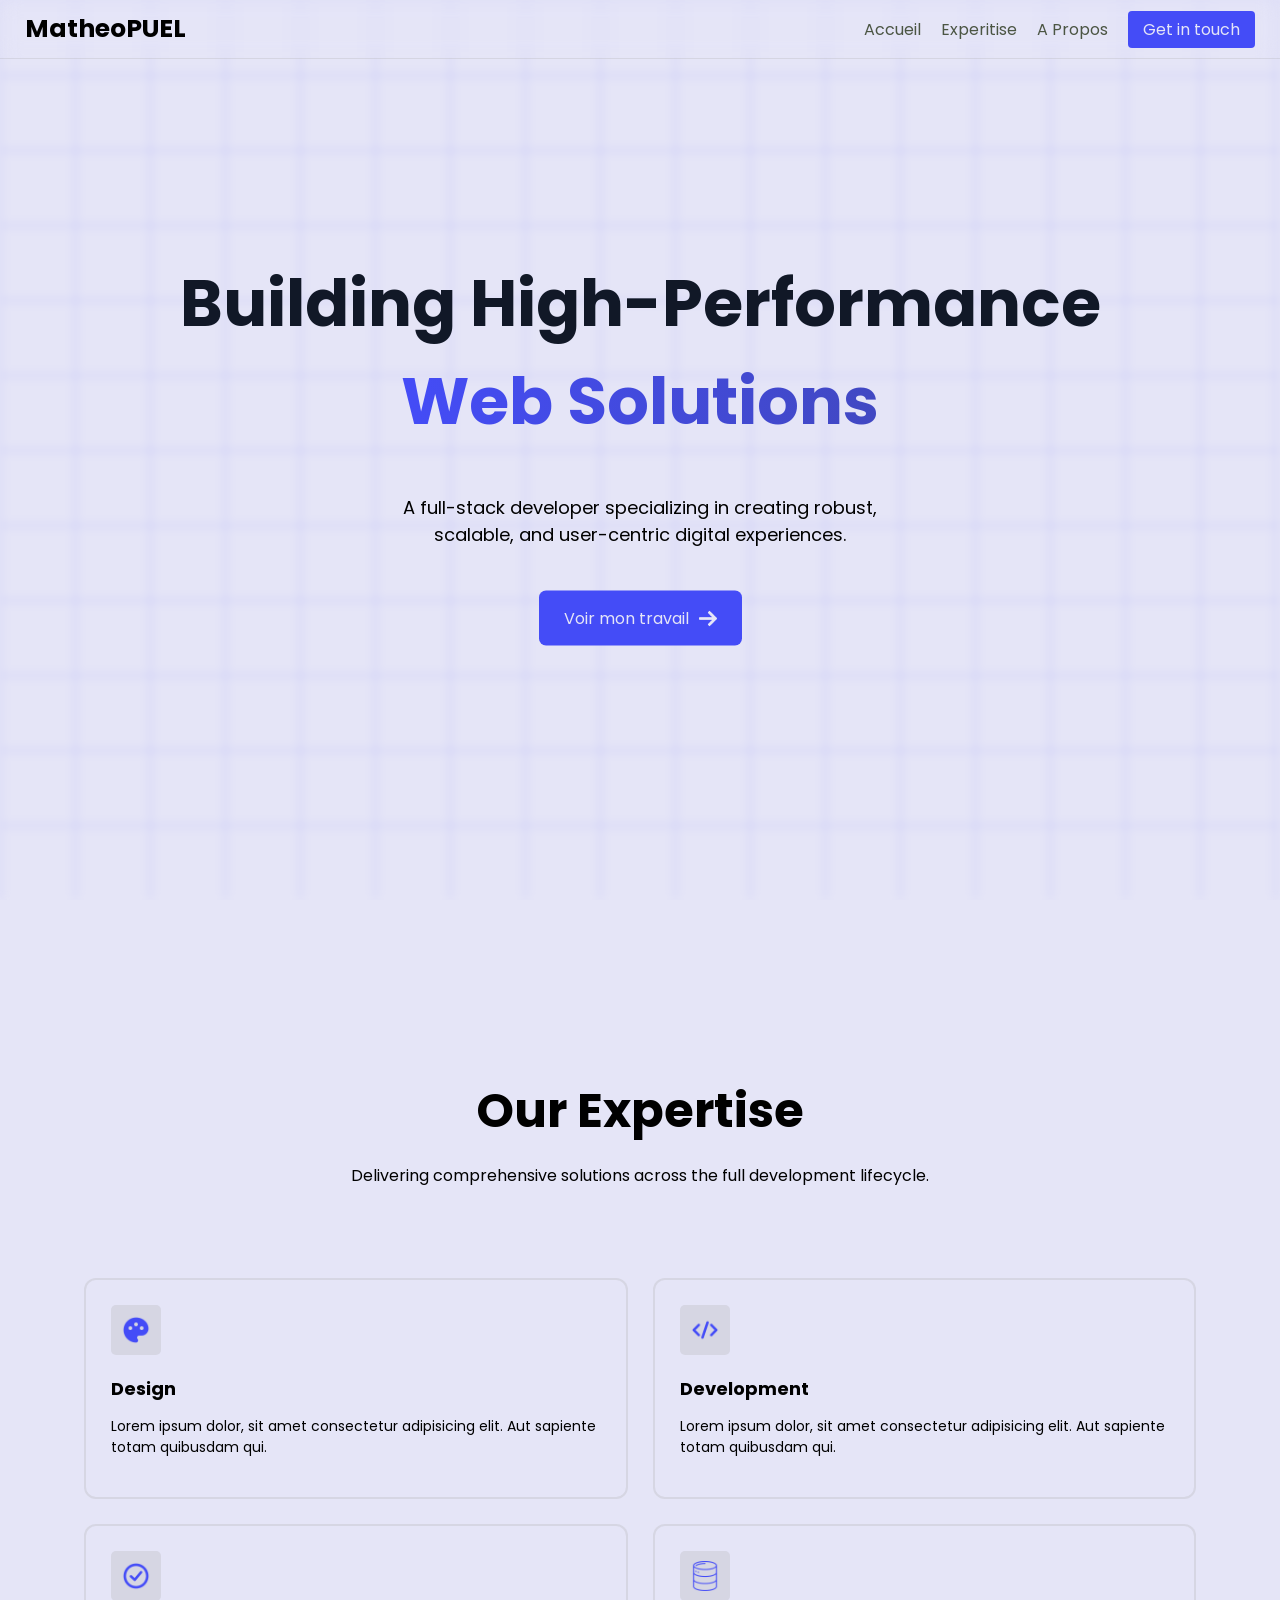
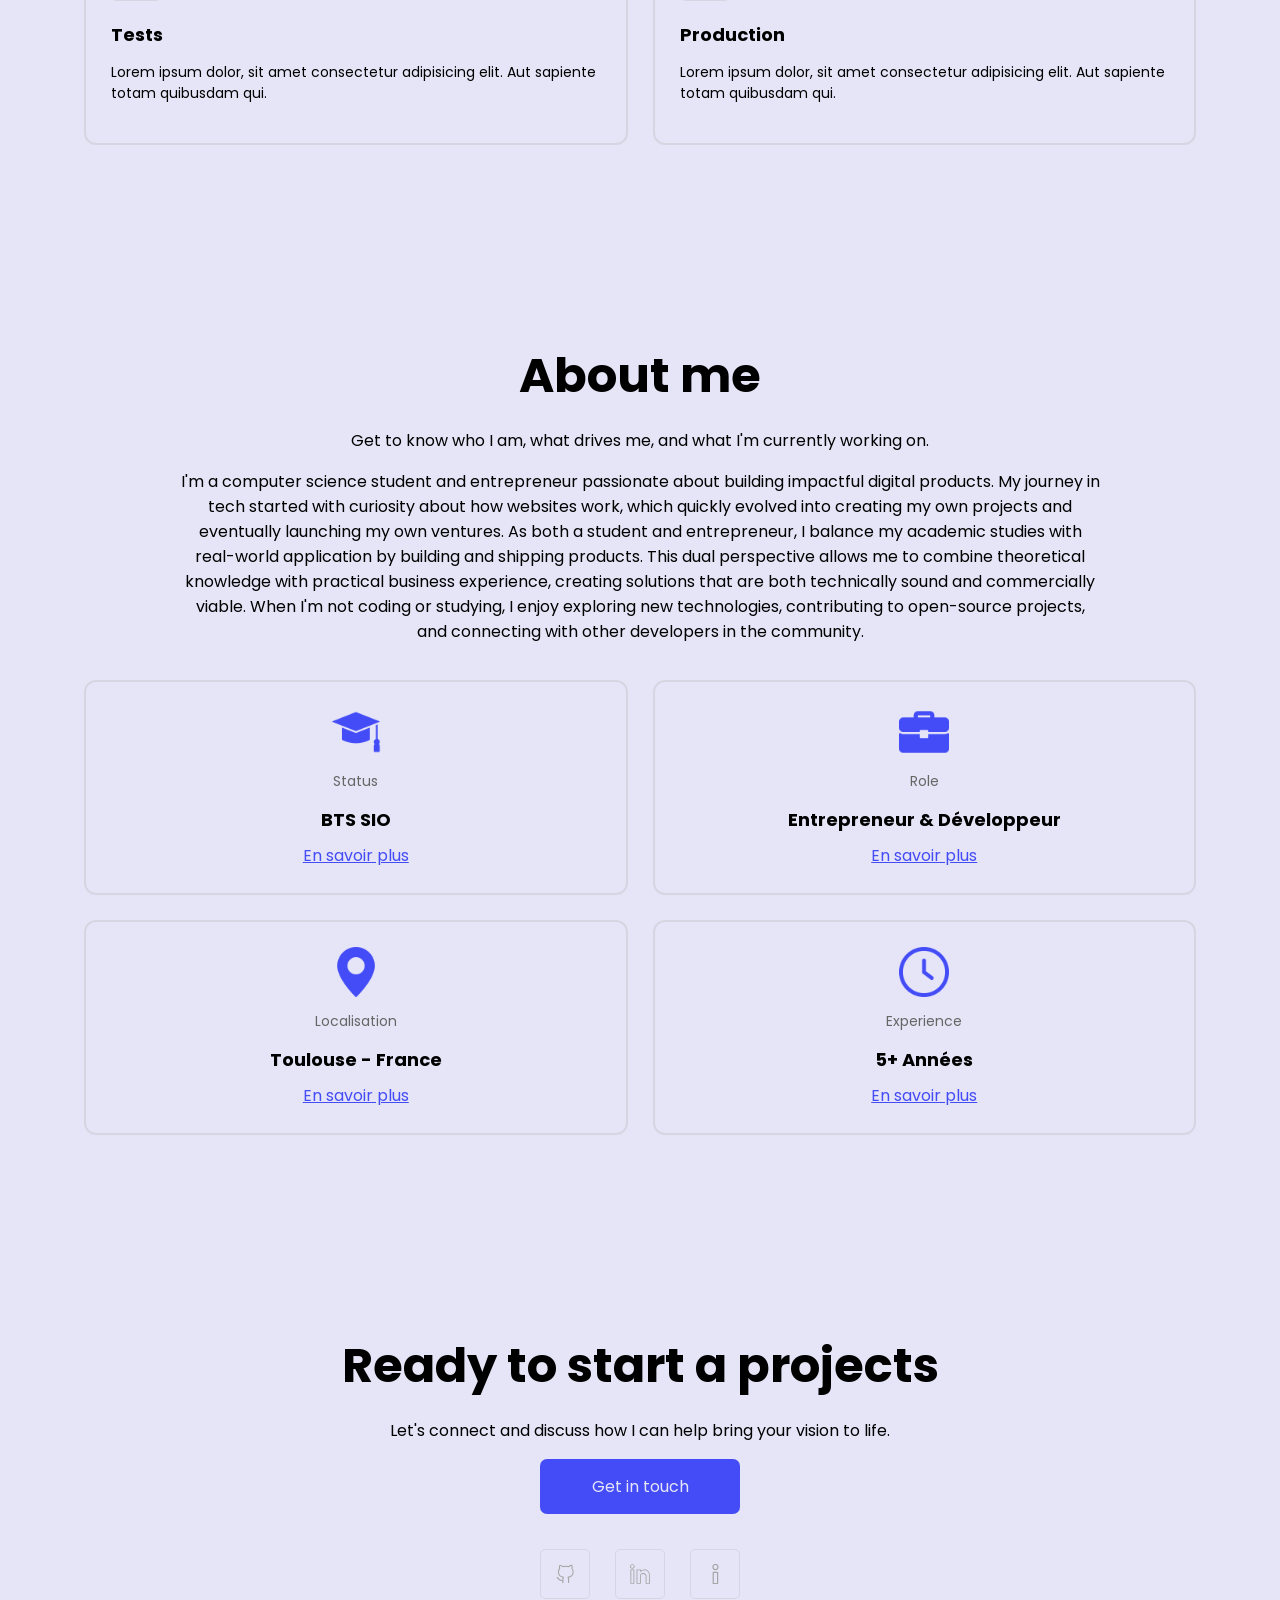
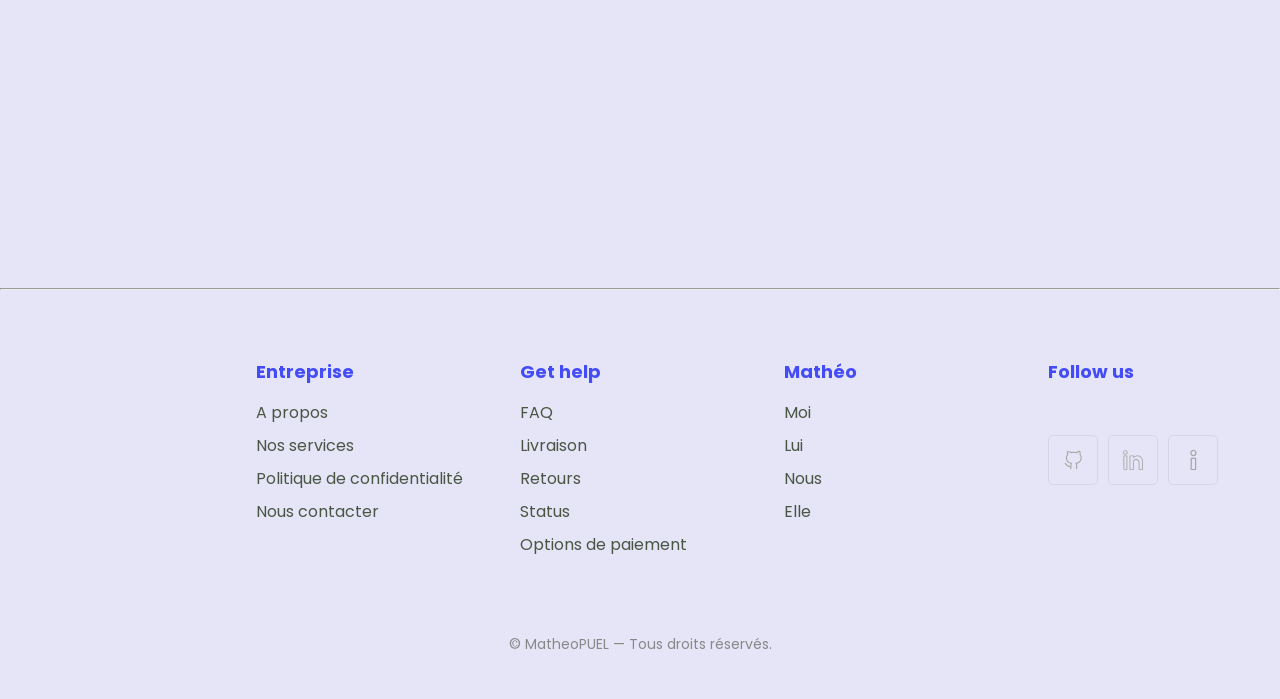
<file: index.html>
<!DOCTYPE html>
<html lang="fr">

<head>
    <meta charset="UTF-8" />
    <meta name="viewport" content="width=device-width, initial-scale=1.0" />
    <title>Document</title>
    <link rel="stylesheet" href="./style/index.css" />
</head>

<body>

    <div class="modal display-none" id="modal">
        <div class="modal-content">
            <h1 id="title"></h1>
            <p id="content"></p>
            <button class="close-modal" onclick="closeModal()"><img width="20px" src="./img/x.png" alt=""></button>
        </div>

    </div>

    <nav>
        <div class="nav-logo">
            <h1 style="font-size: 25px;">MatheoPUEL</h1>
        </div>

        <div class="nav-links" id="nav-links">
            <ul>
                <li><a href="./index.html#home">Accueil</a></li>
                <li><a href="./index.html#expertise">Experitise</a></li>
                <li><a href="./index.html#about">A Propos</a></li>
                <li><a href="./index.html#contact" class="nav-btn">Get in touch</a></li>
            </ul>
        </div>

        <div class="nav-toggle" id="nav-toggle">
            ☰
        </div>
    </nav>

    <div class="header-container header-background" id="home">
        <div class="hero-section">
            <div class="header-title">
                <h1 class="title" ">
            Building High-Performance <br /><span class="title-primary "
              >Web Solutions</span
            >
          </h1>
        </div>
        <p class="header-description " style="text-align: center ">
          A full-stack developer specializing in creating robust, scalable, and
          user-centric digital experiences.
        </p>
        <a href=" " class="btn-primary "
          >Voir mon travail
          <img width="18px " src="./img/right-arrow.png " alt=" "
        /></a>
      </div>
    </div>

    <section class="section " id="expertise ">
      <div class="section-title ">
        <h2>Our Expertise</h2>
        <p>
          Delivering comprehensive solutions across the full development
          lifecycle.
        </p>
      </div>
      <div class="section-cards " style="margin-top: 70px ">
        <div class="card ">
          <div class="card-icon ">
            <img width="30px " src="./img/palette-de-couleurs.png " alt=" " />
          </div>
          <h3>Design</h3>
          <p>
            Lorem ipsum dolor, sit amet consectetur adipisicing elit. Aut
            sapiente totam quibusdam qui.
          </p>
        </div>

        <div class="card ">
          <div class="card-icon ">
            <img width="30px " src="./img/code.png " alt=" " />
          </div>
          <h3>Development</h3>
          <p>
            Lorem ipsum dolor, sit amet consectetur adipisicing elit. Aut
            sapiente totam quibusdam qui.
          </p>
        </div>
        <div class="card ">
          <div class="card-icon ">
            <img width="30px " src="./img/tests.png " alt=" " />
          </div>
          <h3>Tests</h3>
          <p>
            Lorem ipsum dolor, sit amet consectetur adipisicing elit. Aut
            sapiente totam quibusdam qui.
          </p>
        </div>
        <div class="card ">
          <div class="card-icon ">
            <img width="30px " src="./img/server.png " alt=" " />
          </div>
          <h3>Production</h3>
          <p>
            Lorem ipsum dolor, sit amet consectetur adipisicing elit. Aut
            sapiente totam quibusdam qui.
          </p>
        </div>
      </div>
    </section>

    <section class="section " id="about ">
      <div class="section-title ">
        <h2>About me</h2>
        <p>
Get to know who I am, what drives me, and what I'm currently working on.</p>
      </div>
      </div>
      <p class="about-paragraphe ">I'm a computer science student and entrepreneur passionate about building impactful digital products. My journey in tech started with curiosity about how websites work, which quickly evolved into creating my own projects and eventually launching my own ventures.

As both a student and entrepreneur, I balance my academic studies with real-world application by building and shipping products. This dual perspective allows me to combine theoretical knowledge with practical business experience, creating solutions that are both technically sound and commercially viable.

When I'm not coding or studying, I enjoy exploring new technologies, contributing to open-source projects, and connecting with other developers in the community.        </p>

      <div class="about-container ">
        <div class="about-card ">
          <img width="50px " src="./img/education.png " alt=" ">
          <p>Status</p>
          <h3>BTS SIO</h3>
          <a class="href " onclick="ShowModal(studie) ">En savoir plus</a>
        </div>
                <div class="about-card ">
          <img width="50px " src="./img/briefcase.png " alt=" ">
          <p>Role</p>
          <h3>Entrepreneur & Développeur</h3>
                    <a class="href " onclick="ShowModal(role) ">En savoir plus</a>
        </div>
                <div class="about-card ">
          <img width="50px " src="./img/pin.png " alt=" ">
          <p>Localisation</p>
          <h3>Toulouse - France</h3>
                    <a class="href " onclick="ShowModal(locatio) ">En savoir plus</a>
        </div>
                <div class="about-card ">
          <img width="50px " src="./img/clock.png " alt=" ">
          <p>Experience</p>
          <h3>5+ Années</h3>
                    <a class="href " onclick="ShowModal(experience) ">En savoir plus</a>
        </div>
      </div>

    </section>

    <section class="section " id="contact ">
      <div class="section-title " style="display: flex; flex-direction: column; align-items: center; " >
        <h2>Ready to start a projects</h2>
        <p>Let's connect and discuss how I can help bring your vision to life.</p>

        <div>
          <a class="btn-primary" style="width: 150px;" href="">Get in touch</a>
          <div class="contact-container">
            <a href="https://github.com/MatheoPUEL" target="_blank"><div class="contact-card"><svg width="20px" height="20px" viewBox="0 0 24 24" xmlns="http://www.w3.org/2000/svg" fill="#000000"><path d="M21.035 5.257c.91 1.092 1.364 2.366 1.364 3.822 0 5.277-3.002 6.824-5.823 7.279.364.637.455 1.365.455 2.093v3.73c0 .455-.273.728-.637.728a.718.718 0 0 1-.728-.728v-3.73a2.497 2.497 0 0 0-.728-2.093l.455-1.183c2.821-.364 5.733-1.274 5.733-6.187 0-1.183-.455-2.275-1.274-3.185l-.182-.727a4.04 4.04 0 0 0 .09-2.73c-.454.09-1.364.273-2.91 1.365l-.547.09a13.307 13.307 0 0 0-6.55 0l-.547-.09C7.57 2.71 6.66 2.437 6.204 2.437c-.273.91-.273 1.91.09 2.73l-.181.727c-.91.91-1.365 2.093-1.365 3.185 0 4.822 2.73 5.823 5.732 6.187l.364 1.183c-.546.546-.819 1.274-.728 2.002v3.821a.718.718 0 0 1-.728.728.718.718 0 0 1-.728-.728V20.18c-3.002.637-4.185-.91-5.095-2.092-.455-.546-.819-1.001-1.274-1.092-.09-.091-.364-.455-.273-.819.091-.364.455-.637.82-.455.91.182 1.455.91 2 1.547.82 1.092 1.639 2.092 4.095 1.547v-.364c-.09-.728.091-1.456.455-2.093-2.73-.546-5.914-2.093-5.914-7.279 0-1.456.455-2.73 1.365-3.822-.273-1.273-.182-2.638.273-3.73l.455-.364C5.749 1.073 7.023.8 9.66 2.437a13.673 13.673 0 0 1 6.642 0C18.851.708 20.216.98 20.398 1.072l.455.364c.455 1.274.546 2.548.182 3.821z"/></svg></div></a>
            <a href="https://www.linkedin.com/in/matheo-puel-b21062332/" target="_blank"><div class="contact-card"><svg fill="#000000" height="20px" width="20px" version="1.1" id="Capa_1" xmlns="http://www.w3.org/2000/svg" xmlns:xlink="http://www.w3.org/1999/xlink"
	 viewBox="0 0 45.959 45.959" xml:space="preserve">
<g>
	<g>
		<path d="M5.392,0.492C2.268,0.492,0,2.647,0,5.614c0,2.966,2.223,5.119,5.284,5.119c1.588,0,2.956-0.515,3.957-1.489 c0.96-0.935,1.489-2.224,1.488-3.653C10.659,2.589,8.464,0.492,5.392,0.492z M7.847,7.811C7.227,8.414,6.34,8.733,5.284,8.733 C3.351,8.733,2,7.451,2,5.614c0-1.867,1.363-3.122,3.392-3.122c1.983,0,3.293,1.235,3.338,3.123
                    C8.729,6.477,8.416,7.256,7.847,7.811z "/>
		<path d="M0.959,45.467h8.988V12.422H0.959V45.467z M2.959,14.422h4.988v29.044H2.959V14.422z "/>
		<path d="M33.648,12.422c-4.168,0-6.72,1.439-8.198,2.792l-0.281-2.792H15v33.044h9.959V28.099c0-0.748,0.303-2.301,0.493-2.711 c1.203-2.591,2.826-2.591,5.284-2.591c2.831,0,5.223,2.655,5.223,5.797v16.874h10v-18.67 C45.959,16.92,39.577,12.422,33.648,12.422z
                    M43.959,43.467h-6V28.593c0-4.227-3.308-7.797-7.223-7.797 c-2.512,0-5.358,0-7.099,3.75c-0.359,0.775-0.679,2.632-0.679,3.553v15.368H17V14.422h6.36l0.408,4.044h1.639l0.293-0.473 c0.667-1.074,2.776-3.572,7.948-3.572c4.966,0,10.311,3.872,10.311,12.374V43.467z "/>
	</g>
</g>
</svg></div></a>
<a href="https://www.infogreffe.fr/entreprise/puel-matheo-francis-michel/942555400/ " target="_blank "><div class="contact-card ">
  <svg width="20px " height="20px " xmlns="http://www.w3.org/2000/svg " viewBox="0 0 500 500 " class="svg-info ">
    <path d="M 315.023 216.225 L 315.023 483.747 C 315.023 485.102 314.488 486.39 313.535 487.344 C 312.581 488.298 311.293 488.833 309.938 488.833 L 210.821 488.833 C 208.095 488.749 205.904 486.491 205.92 483.747 L 205.92 216.225 C 205.92 213.432
                    208.178 211.156 210.989 211.156 L 310.105 211.156 C 312.848 211.24 315.023 213.481 315.023 216.225 Z " id="Path " fill-rule="nonzero " style="stroke-width: 30px; "></path>
    <circle id="Oval " fill-rule="nonzero " cx="261.108 " cy="75.772 " r="63.25 " style="stroke-width: 30px; fill: none; "></circle>
  </svg>
</div></a>
          </div>
        </div>
      </div>
    </section>

<hr>
<footer class="footer ">
  <div class="footer-container ">
    <div class="footer-card ">
      <h4>Entreprise</h4>
      <ul>
        <li><a href="# ">A propos</a></li>
        <li><a href="# ">Nos services</a></li>
        <li><a href="# ">Politique de confidentialité</a></li>
        <li><a href="# ">Nous contacter</a></li>
      </ul>
    </div>

    <div class="footer-card ">
      <h4>Get help</h4>
      <ul>
        <li><a href="# ">FAQ</a></li>
        <li><a href="# ">Livraison</a></li>
        <li><a href="# ">Retours</a></li>
        <li><a href="# ">Status</a></li>
        <li><a href="# ">Options de paiement</a></li>
      </ul>
    </div>

    <div class="footer-card ">
      <h4>Mathéo</h4>
      <ul>
        <li><a href="# ">Moi</a></li>
        <li><a href="# ">Lui</a></li>
        <li><a href="# ">Nous</a></li>
        <li><a href="# ">Elle</a></li>
      </ul>
    </div>

    <div class="footer-card ">
      <h4>Follow us</h4>
      <div class="social-links ">
<a href="https://github.com/MatheoPUEL " target="_blank "><div class="contact-card "><svg width="20px " height="20px " viewBox="0 0 24 24 " xmlns="http://www.w3.org/2000/svg " fill="#000000 "><path d="M21.035 5.257c.91 1.092 1.364 2.366 1.364 3.822
                    0 5.277-3.002 6.824-5.823 7.279.364.637.455 1.365.455 2.093v3.73c0 .455-.273.728-.637.728a.718.718 0 0 1-.728-.728v-3.73a2.497 2.497 0 0 0-.728-2.093l.455-1.183c2.821-.364 5.733-1.274 5.733-6.187 0-1.183-.455-2.275-1.274-3.185l-.182-.727a4.04
                    4.04 0 0 0 .09-2.73c-.454.09-1.364.273-2.91 1.365l-.547.09a13.307 13.307 0 0 0-6.55 0l-.547-.09C7.57 2.71 6.66 2.437 6.204 2.437c-.273.91-.273 1.91.09 2.73l-.181.727c-.91.91-1.365 2.093-1.365 3.185 0 4.822 2.73 5.823 5.732 6.187l.364 1.183c-.546.546-.819
                    1.274-.728 2.002v3.821a.718.718 0 0 1-.728.728.718.718 0 0 1-.728-.728V20.18c-3.002.637-4.185-.91-5.095-2.092-.455-.546-.819-1.001-1.274-1.092-.09-.091-.364-.455-.273-.819.091-.364.455-.637.82-.455.91.182 1.455.91 2 1.547.82 1.092 1.639
                    2.092 4.095 1.547v-.364c-.09-.728.091-1.456.455-2.093-2.73-.546-5.914-2.093-5.914-7.279 0-1.456.455-2.73 1.365-3.822-.273-1.273-.182-2.638.273-3.73l.455-.364C5.749 1.073 7.023.8 9.66 2.437a13.673 13.673 0 0 1 6.642 0C18.851.708 20.216.98
                    20.398 1.072l.455.364c.455 1.274.546 2.548.182 3.821z "/></svg></div></a>
            <a href="https://www.linkedin.com/in/matheo-puel-b21062332/ " target="_blank "><div class="contact-card "><svg fill="#000000 " height="20px " width="20px " version="1.1 " id="Capa_1 " xmlns="http://www.w3.org/2000/svg " xmlns:xlink="http://www.w3.org/1999/xlink "
	 viewBox="0 0 45.959 45.959 " xml:space="preserve ">
<g>
	<g>
		<path d="M5.392,0.492C2.268,0.492,0,2.647,0,5.614c0,2.966,2.223,5.119,5.284,5.119c1.588,0,2.956-0.515,3.957-1.489 c0.96-0.935,1.489-2.224,1.488-3.653C10.659,2.589,8.464,0.492,5.392,0.492z M7.847,7.811C7.227,8.414,6.34,8.733,5.284,8.733 C3.351,8.733,2,7.451,2,5.614c0-1.867,1.363-3.122,3.392-3.122c1.983,0,3.293,1.235,3.338,3.123
                    C8.729,6.477,8.416,7.256,7.847,7.811z "/>
		<path d="M0.959,45.467h8.988V12.422H0.959V45.467z M2.959,14.422h4.988v29.044H2.959V14.422z "/>
		<path d="M33.648,12.422c-4.168,0-6.72,1.439-8.198,2.792l-0.281-2.792H15v33.044h9.959V28.099c0-0.748,0.303-2.301,0.493-2.711 c1.203-2.591,2.826-2.591,5.284-2.591c2.831,0,5.223,2.655,5.223,5.797v16.874h10v-18.67 C45.959,16.92,39.577,12.422,33.648,12.422z
                    M43.959,43.467h-6V28.593c0-4.227-3.308-7.797-7.223-7.797 c-2.512,0-5.358,0-7.099,3.75c-0.359,0.775-0.679,2.632-0.679,3.553v15.368H17V14.422h6.36l0.408,4.044h1.639l0.293-0.473 c0.667-1.074,2.776-3.572,7.948-3.572c4.966,0,10.311,3.872,10.311,12.374V43.467z "/>
	</g>
</g>
</svg></div></a>
          <a href="https://www.infogreffe.fr/entreprise/puel-matheo-francis-michel/942555400/ " target="_blank "><div class="contact-card ">
            <svg width="20px " height="20px " xmlns="http://www.w3.org/2000/svg " viewBox="0 0 500 500 " class="svg-info ">
              <path d="M 315.023 216.225 L 315.023 483.747 C 315.023 485.102 314.488 486.39 313.535 487.344 C 312.581 488.298 311.293 488.833 309.938 488.833 L 210.821 488.833 C 208.095 488.749 205.904 486.491 205.92 483.747 L 205.92 216.225 C 205.92
                    213.432 208.178 211.156 210.989 211.156 L 310.105 211.156 C 312.848 211.24 315.023 213.481 315.023 216.225 Z " id="Path " fill-rule="nonzero " style="stroke-width: 30px; "></path>
              <circle id="Oval " fill-rule="nonzero " cx="261.108 " cy="75.772 " r="63.25 " style="stroke-width: 30px; fill: none; "></circle>
            </svg>
          </div></a>
      </div>
    </div>
  </div>

  <div class="footer-bottom ">
    <p>&copy; <span id="year "></span> MatheoPUEL — Tous droits réservés.</p>
  </div>
</footer>

    <script src="./script/navbar.js "></script>
    <script src="./script/modal.js "></script>
  </body>
</html>
</file>
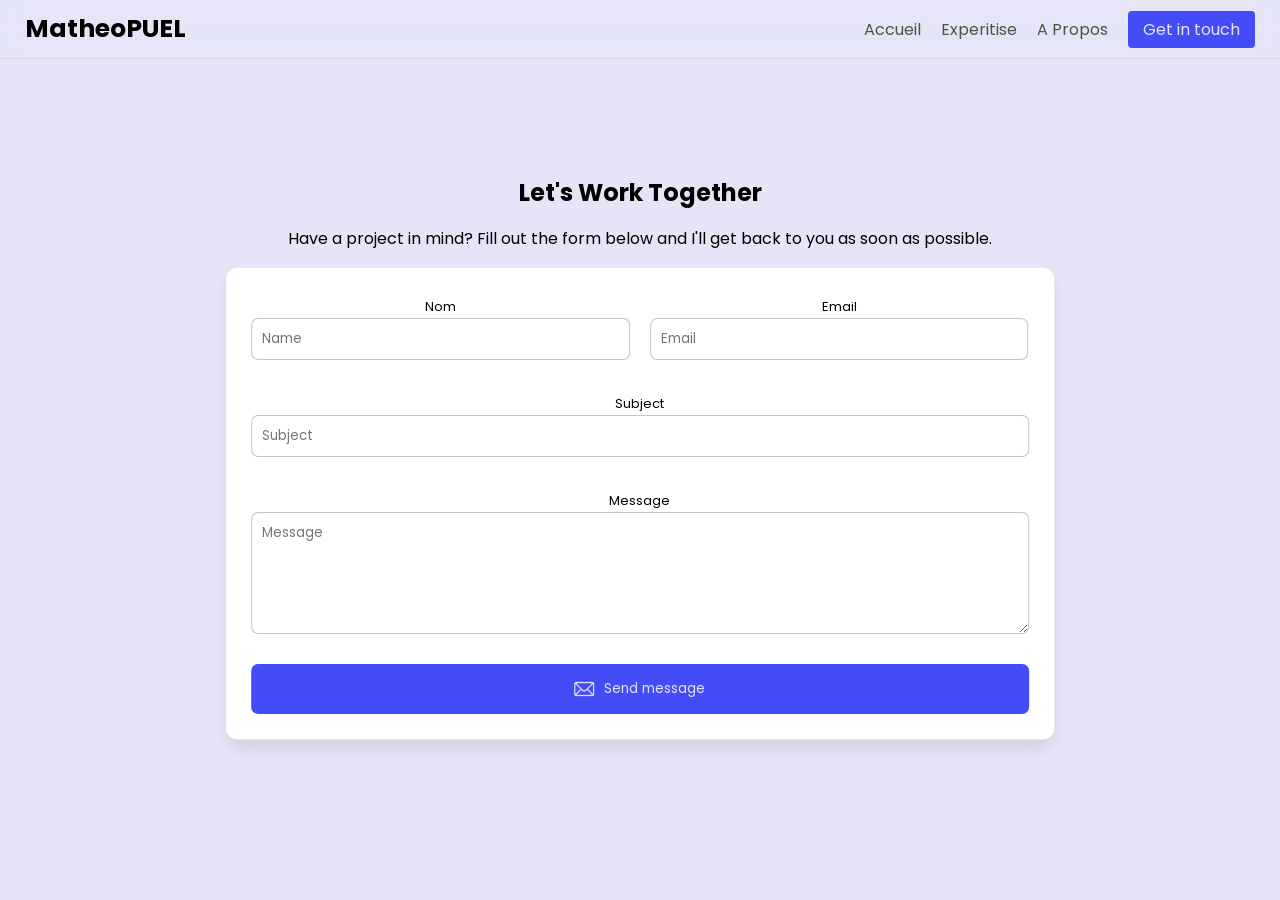
<file: contact.html>
<!DOCTYPE html>
<html lang="fr">

<head>
    <meta charset="UTF-8">
    <meta name="viewport" content="width=device-width, initial-scale=1.0">
    <title>Document</title>
    <link rel="stylesheet" href="./style/index.css" />
    <link rel="stylesheet" href="./style/contact.css">

</head>

<body>
    <nav>
        <div class="nav-logo">
            <h1 style="font-size: 25px;">MatheoPUEL</h1>
        </div>

        <div class="nav-links" id="nav-links">
            <ul>
                <li><a href="./index.html#home">Accueil</a></li>
                <li><a href="./index.html#expertise">Experitise</a></li>
                <li><a href="./index.html#about">A Propos</a></li>
                <li><a href="./index.html#contact" class="nav-btn">Get in touch</a></li>
            </ul>
        </div>

        <div class="nav-toggle" id="nav-toggle">
            ☰
        </div>
    </nav>

    <section class="section">
        <div class="container-contact">
            <h1>Let's Work Together</h1>
            <p>Have a project in mind? Fill out the form below and I'll get back to you as soon as possible.</p>
            <!--
            <div class="form-container" style="margin-bottom: 25px; text-align: left; background-color: #ff6b6b; color: white;">
                Erreur
            </div>
          -->

            <div class="form-container">

                <div class="form-group">
                    <div>
                        <label for="name">Nom</label>
                        <input id="name" type="text" placeholder="Name">
                    </div>
                    <div>
                        <label for="email">Email</label>
                        <input id="email" type="email" placeholder="Email">
                    </div>
                </div>

                <div>
                    <label for="subject">Subject</label>
                    <input id="subject" type="text" placeholder="Subject">
                </div>

                <div>
                    <label for="message">Message</label>
                    <textarea id="message" placeholder="Message" rows="5"></textarea>
                </div>

                <button class="button-primary"><img src="./img/courrier.png" alt="" width="20px"> Send message</button>
            </div>
        </div>
    </section>


</body>

</html>
</file>
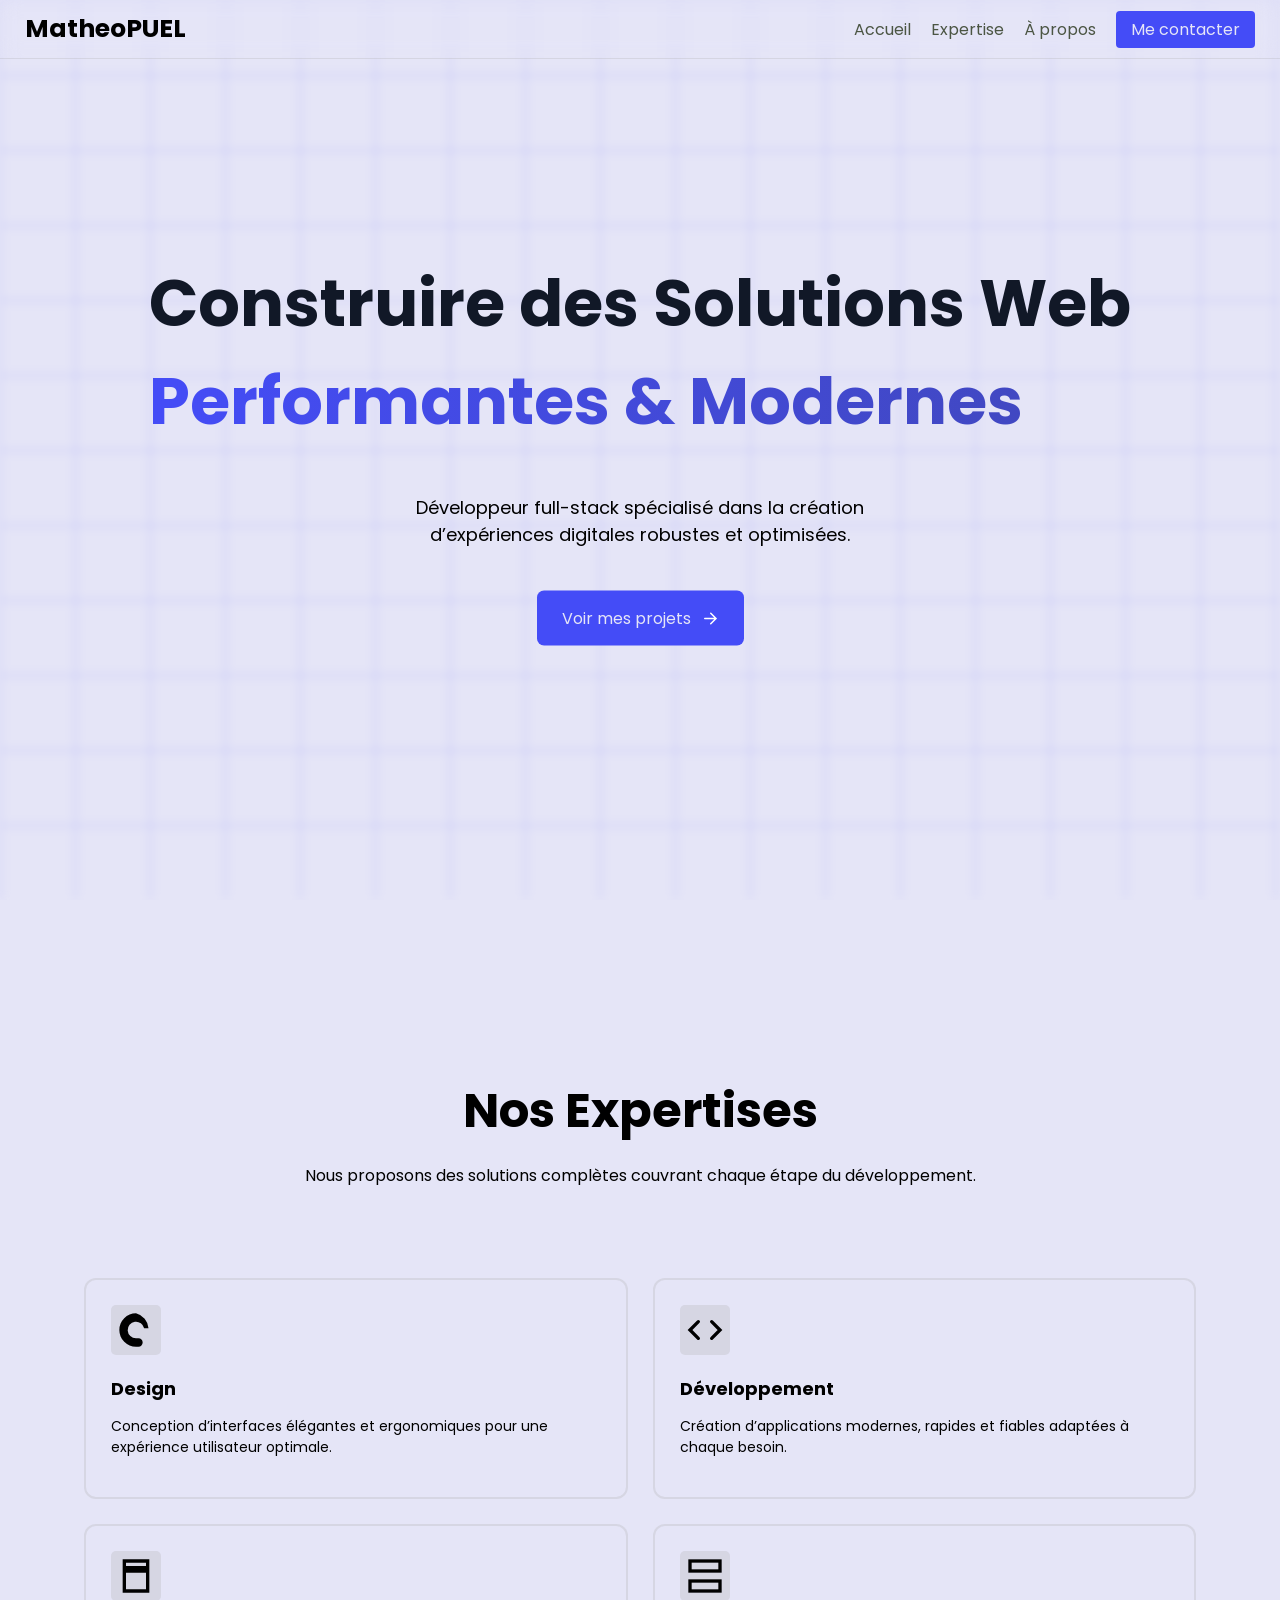
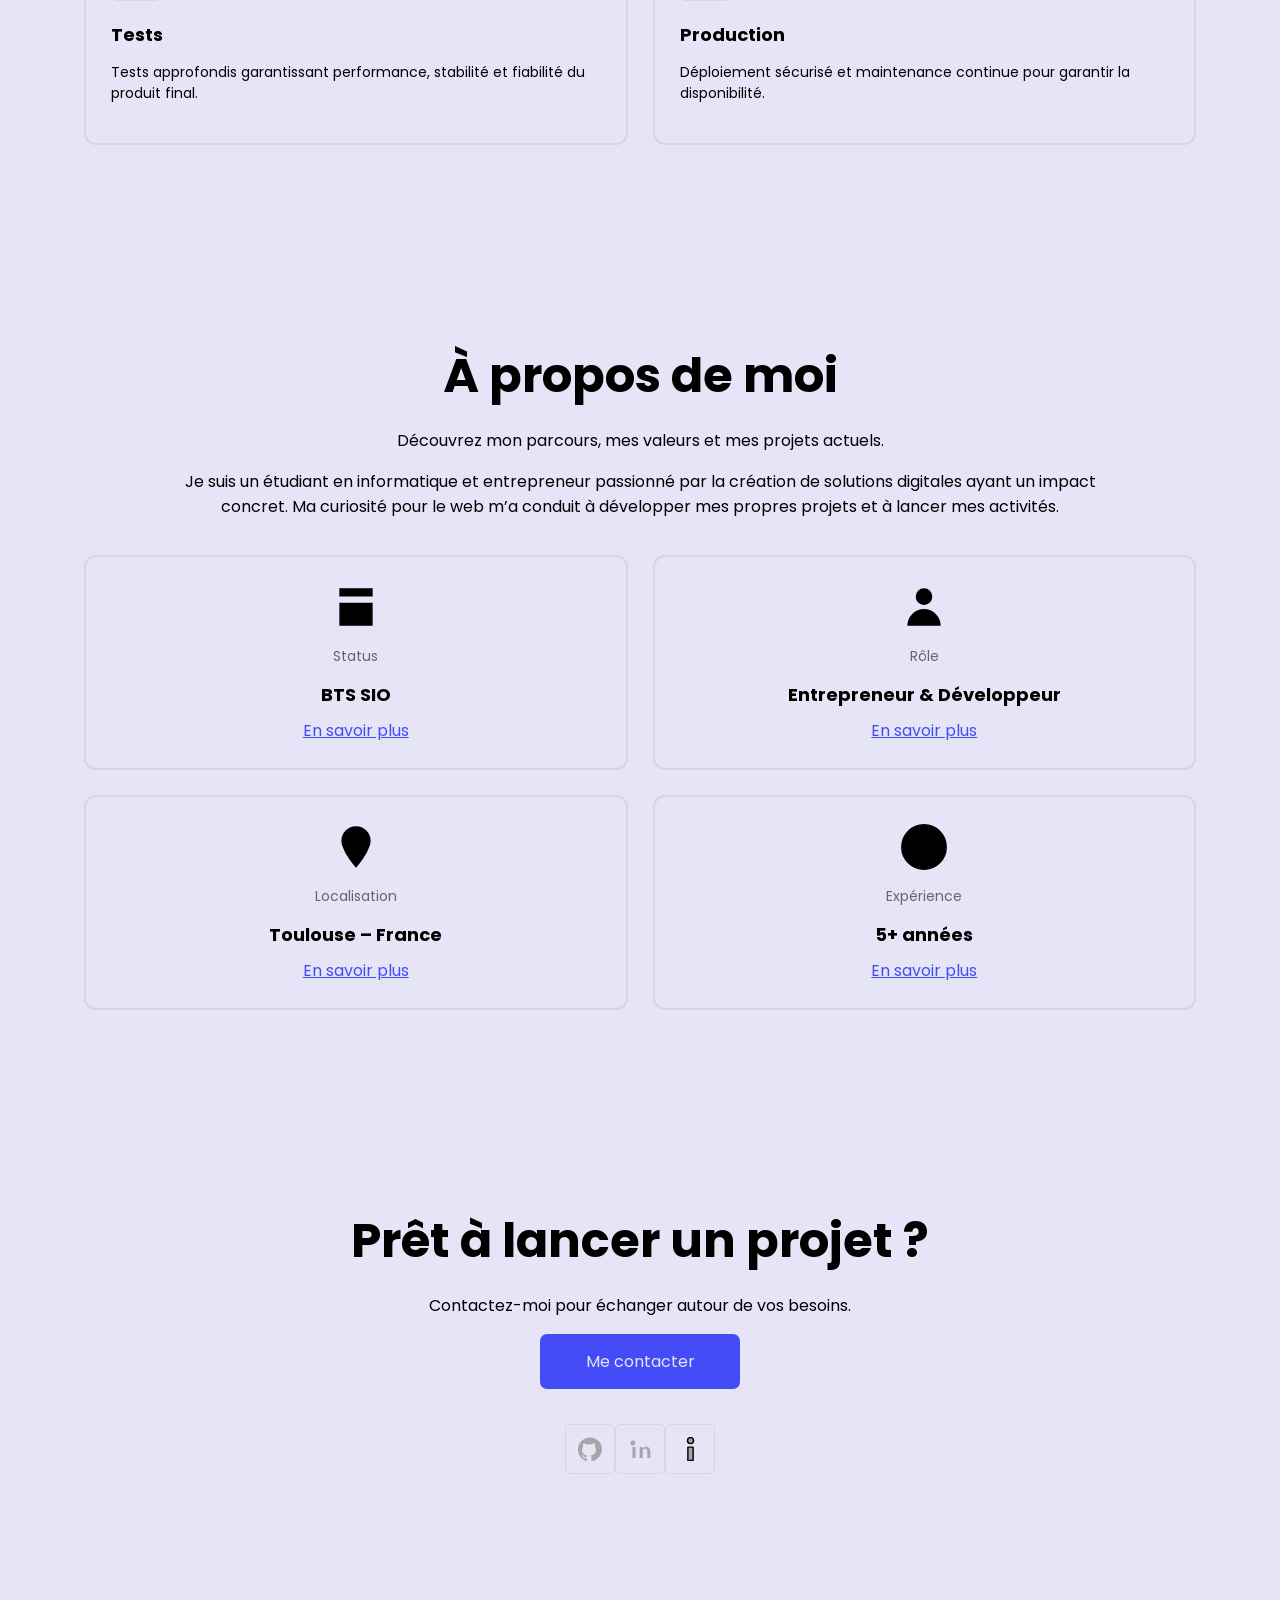
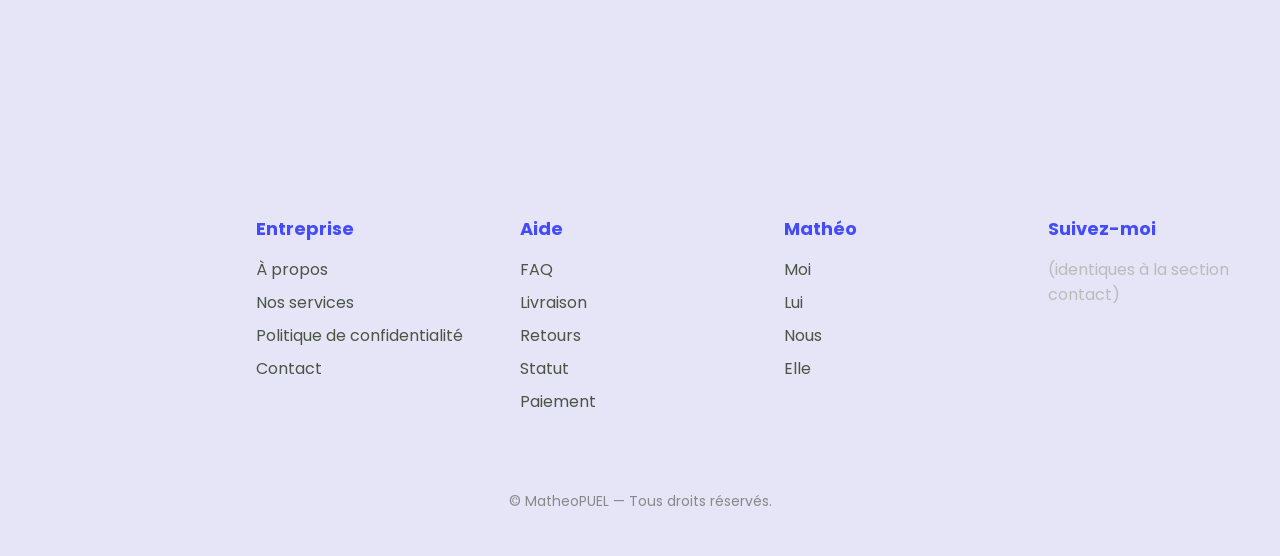
<file: test.html>
<!DOCTYPE html>
<html lang="fr">

<head>
    <meta charset="UTF-8" />
    <meta name="viewport" content="width=device-width, initial-scale=1.0" />

    <!-- 🔥 SEO -->
    <title>MatheoPUEL — Développeur Full-Stack & Créateur de Solutions Web</title>
    <meta name="description" content="Développeur full-stack à Toulouse, spécialisé dans la création de sites web performants, applications modernes et solutions digitales sur mesure. Découvrez mes projets et services." />

    <meta name="robots" content="index, follow" />
    <meta name="author" content="Matheo Puel" />

    <!-- 📣 OpenGraph (réseaux sociaux) -->
    <meta property="og:title" content="MatheoPUEL — Développeur Full-Stack" />
    <meta property="og:description" content="Création de solutions web modernes, performantes et centrées sur l'utilisateur." />
    <meta property="og:image" content="./img/preview.jpg" />
    <meta property="og:type" content="website" />
    <meta property="og:url" content="https://matheopuel.fr" />

    <!-- 🐦 Twitter Card -->
    <meta name="twitter:card" content="summary_large_image" />

    <!-- Styles -->
    <link rel="stylesheet" href="./style/index.css" />

</head>

<body>

    <!-- MODAL -->
    <div class="modal display-none" id="modal" aria-hidden="true">
        <div class="modal-content">
            <h1 id="title"></h1>
            <p id="content"></p>
            <button class="close-modal" aria-label="Fermer la fenêtre" onclick="closeModal()">
                <!-- SVG X complet -->
                <svg width="18" height="18" viewBox="0 0 24 24" fill="none">
                    <path d="M18 6L6 18M6 6L18 18" stroke="#000" stroke-width="2" stroke-linecap="round" />
                </svg>
            </button>
        </div>
    </div>

    <!-- NAVIGATION -->
    <nav>
        <div class="nav-logo">
            <h1 style="font-size: 25px;">MatheoPUEL</h1>
        </div>

        <div class="nav-links" id="nav-links">
            <ul>
                <li><a href="#home">Accueil</a></li>
                <li><a href="#expertise">Expertise</a></li>
                <li><a href="#about">À propos</a></li>
                <li><a href="#contact" class="nav-btn">Me contacter</a></li>
            </ul>
        </div>

        <div class="nav-toggle" id="nav-toggle" aria-label="Menu mobile">
            ☰
        </div>
    </nav>

    <!-- HERO -->
    <header class="header-container header-background" id="home">
        <div class="hero-section">
            <h1 class="title">
                Construire des Solutions Web<br />
                <span class="title-primary">Performantes & Modernes</span>
            </h1>

            <p class="header-description" style="text-align:center;">
                Développeur full-stack spécialisé dans la création d’expériences digitales robustes et optimisées.
            </p>

            <a href="#expertise" class="btn-primary">
                Voir mes projets
                <svg width="18" height="18" viewBox="0 0 24 24" fill="none">
                    <path d="M5 12h14M13 5l7 7-7 7" stroke="#fff" stroke-width="2" stroke-linecap="round" />
                </svg>
            </a>
        </div>
    </header>

    <!-- EXPERTISE -->
    <section class="section" id="expertise">
        <div class="section-title">
            <h2>Nos Expertises</h2>
            <p>Nous proposons des solutions complètes couvrant chaque étape du développement.</p>
        </div>

        <div class="section-cards" style="margin-top: 70px">

            <!-- DESIGN -->
            <div class="card">
                <div class="card-icon">
                    <!-- SVG palette complet -->
                    <svg width="40" height="40" viewBox="0 0 24 24" fill="none">
                        <path d="M12 2a10 10 0 0 0 0 20h1.5a2.5 2.5 0 0 0 0-5H12a5 5 0 1 1 4.9-6h2.6A10 10 0 0 0 12 2Z"
                            fill="#000" />
                    </svg>
                </div>
                <h3>Design</h3>
                <p>Conception d’interfaces élégantes et ergonomiques pour une expérience utilisateur optimale.</p>
            </div>

            <!-- DEV -->
            <div class="card">
                <div class="card-icon">
                    <!-- SVG code complet -->
                    <svg width="40" height="40" viewBox="0 0 24 24" fill="none">
                        <path d="M8 17L3 12l5-5m8 10l5-5-5-5" stroke="#000" stroke-width="2" stroke-linecap="round" />
                    </svg>
                </div>
                <h3>Développement</h3>
                <p>Création d’applications modernes, rapides et fiables adaptées à chaque besoin.</p>
            </div>

            <!-- TESTS -->
            <div class="card">
                <div class="card-icon">
                    <!-- SVG tests -->
                    <svg width="40" height="40" viewBox="0 0 24 24" fill="none">
                        <path d="M5 3h14v4H5V3Zm0 6h14v12H5V9Z" stroke="#000" stroke-width="2" />
                    </svg>
                </div>
                <h3>Tests</h3>
                <p>Tests approfondis garantissant performance, stabilité et fiabilité du produit final.</p>
            </div>

            <!-- PRODUCTION -->
            <div class="card">
                <div class="card-icon">
                    <!-- SVG server complet -->
                    <svg width="40" height="40" viewBox="0 0 24 24" fill="none">
                        <rect x="3" y="3" width="18" height="6" stroke="#000" stroke-width="2" />
                        <rect x="3" y="15" width="18" height="6" stroke="#000" stroke-width="2" />
                    </svg>
                </div>
                <h3>Production</h3>
                <p>Déploiement sécurisé et maintenance continue pour garantir la disponibilité.</p>
            </div>

        </div>
    </section>

    <!-- ABOUT -->
    <section class="section" id="about">
        <div class="section-title">
            <h2>À propos de moi</h2>
            <p>Découvrez mon parcours, mes valeurs et mes projets actuels.</p>
        </div>

        <p class="about-paragraphe">
            Je suis un étudiant en informatique et entrepreneur passionné par la création de solutions digitales ayant un impact concret. Ma curiosité pour le web m’a conduit à développer mes propres projets et à lancer mes activités.
        </p>

        <div class="about-container">

            <!-- Status -->
            <div class="about-card">
                <svg width="50" height="50" viewBox="0 0 24 24"><path d="M4 3h16v4H4zM4 10h16v11H4z" fill="#000"/></svg>
                <p>Status</p>
                <h3>BTS SIO</h3>
                <a class="href" onclick="ShowModal(studie)">En savoir plus</a>
            </div>

            <!-- Role -->
            <div class="about-card">
                <svg width="50" height="50" viewBox="0 0 24 24"><path d="M12 3a4 4 0 110 8 4 4 0 010-8zM4 21a8 8 0 0116 0H4z"/></svg>
                <p>Rôle</p>
                <h3>Entrepreneur & Développeur</h3>
                <a class="href" onclick="ShowModal(role)">En savoir plus</a>
            </div>

            <!-- Localisation -->
            <div class="about-card">
                <svg width="50" height="50" viewBox="0 0 24 24"><path d="M12 2a7 7 0 017 7c0 5-7 13-7 13S5 14 5 9a7 7 0 017-7z"/></svg>
                <p>Localisation</p>
                <h3>Toulouse – France</h3>
                <a class="href" onclick="ShowModal(locatio)">En savoir plus</a>
            </div>

            <!-- Experience -->
            <div class="about-card">
                <svg width="50" height="50" viewBox="0 0 24 24"><circle cx="12" cy="12" r="10" stroke="#000" stroke-width="2"/></svg>
                <p>Expérience</p>
                <h3>5+ années</h3>
                <a class="href" onclick="ShowModal(experience)">En savoir plus</a>
            </div>

        </div>
    </section>

    <!-- CONTACT -->
    <section class="section" id="contact">
        <div class="section-title" style="display:flex;flex-direction:column;align-items:center;">
            <h2>Prêt à lancer un projet ?</h2>
            <p>Contactez-moi pour échanger autour de vos besoins.</p>

            <a class="btn-primary" style="width:150px;" href="./contact.html">Me contacter</a>

            <div class="contact-container">

                <!-- GitHub SVG complet -->
                <a href="https://github.com/MatheoPUEL" target="_blank">
                    <div class="contact-card">
                        <svg width="24" height="24" viewBox="0 0 24 24" fill="#000">
                            <path
                                d="M12 .5A12 12 0 0 0 0 12.6c0 5.3 3.4 9.8 8.2 11.4.6.1.8-.3.8-.6v-2c-3.3.7-4-1.4-4-1.4-.5-1.2-1.2-1.5-1.2-1.5-.9-.6.1-.6.1-.6 1 .1 1.6 1.1 1.6 1.1.9 1.6 2.6 1.2 3.2.9.1-.7.4-1.2.7-1.5-2.6-.3-5.3-1.4-5.3-6 0-1.2.4-2.2 1.1-3-.1-.2-.5-1.4.1-3 0 0 .9-.3 3 1.1a10.3 10.3 0 0 1 5.4 0c2.1-1.4 3-1.1 3-1.1.6 1.6.2 2.8.1 3 .7.8 1.1 1.8 1.1 3 0 4.6-2.7 5.7-5.3 6 .4.3.8 1 .8 2v3c0 .3.2.7.8.6A12.1 12.1 0 0 0 24 12.6 12 12 0 0 0 12 .5Z" />
                        </svg>
                    </div>
                </a>

                <!-- LinkedIn -->
                <a href="https://www.linkedin.com/in/matheo-puel-b21062332/" target="_blank">
                    <div class="contact-card">
                        <svg width="24" height="24" viewBox="0 0 24 24" fill="#000">
                            <path
                                d="M4.98 3.5A2.5 2.5 0 1 1 5 8.5a2.5 2.5 0 0 1 0-5Zm-.5 6.5h3V21h-3V10Zm7 0h2.9l.2 1.7h.1a3.8 3.8 0 0 1 3.4-2c3 0 4.3 2 4.3 5.4V21h-3v-6.1c0-2-.5-3.4-2.3-3.4a2.4 2.4 0 0 0-2.2 1.6c-.2.4-.2 1-.2 1.6V21h-3V10Z" />
                        </svg>
                    </div>
                </a>

                <!-- Infogreffe -->
                <a href="https://www.infogreffe.fr/entreprise/puel-matheo-francis-michel/942555400/" target="_blank">
                    <div class="contact-card">
                        <svg width="24" height="24" viewBox="0 0 500 500" fill="none" stroke="#000" stroke-width="30">
                            <path d="M315 216v268c0 2-1 3-2 4s-3 2-4 2H211c-3 0-5-2-5-5V216c0-3 2-5 5-5h99c3 0 5 2 5 5Z" />
                            <circle cx="261" cy="75" r="63" />
                        </svg>
                    </div>
                </a>

            </div>
        </div>
    </section>

    <!-- FOOTER -->
    <footer class="footer">
        <div class="footer-container">

            <div class="footer-card">
                <h4>Entreprise</h4>
                <ul>
                    <li><a href="#about">À propos</a></li>
                    <li><a href="#expertise">Nos services</a></li>
                    <li><a href="#">Politique de confidentialité</a></li>
                    <li><a href="#contact">Contact</a></li>
                </ul>
            </div>

            <div class="footer-card">
                <h4>Aide</h4>
                <ul>
                    <li><a href="#">FAQ</a></li>
                    <li><a href="#">Livraison</a></li>
                    <li><a href="#">Retours</a></li>
                    <li><a href="#">Statut</a></li>
                    <li><a href="#">Paiement</a></li>
                </ul>
            </div>

            <div class="footer-card">
                <h4>Mathéo</h4>
                <ul>
                    <li><a href="#">Moi</a></li>
                    <li><a href="#">Lui</a></li>
                    <li><a href="#">Nous</a></li>
                    <li><a href="#">Elle</a></li>
                </ul>
            </div>

            <div class="footer-card">
                <h4>Suivez-moi</h4>
                <div class="social-links">

                    <!-- Github + LinkedIn + Infogreffe repris -->
                    (identiques à la section contact)

                </div>
            </div>

        </div>

        <div class="footer-bottom">
            <p>&copy; <span id="year"></span> MatheoPUEL — Tous droits réservés.</p>
        </div>
    </footer>

    <script src="./script/navbar.js"></script>
    <script src="./script/modal.js"></script>

</body>

</html>
</file>
<file: style/index.css>
@import './main.css';

/* --- Base --- */

nav {
    display: flex;
    justify-content: space-between;
    align-items: center;
    position: fixed;
    width: 100%;
    background-color: rgba(var(--primary-background-rgb), 0.5);
    z-index: 99;
    top: 0;
    border-bottom: 1px solid #a6a6a63f;
    backdrop-filter: blur(10px);
    padding: 10px 25px;
    box-sizing: border-box;
}

.nav-logo h1 {
    margin: 0;
}


/* --- Links Desktop --- */

.nav-links ul {
    display: flex;
    flex-direction: row;
    list-style-type: none;
    gap: 20px;
    margin: 0;
    padding: 0;
}

.nav-links ul li a {
    color: #4B5543;
    text-decoration: none;
    transition: color 0.2s;
}

.nav-links ul li a:hover {
    color: #000000;
}

.nav-btn {
    background-color: var(--primary-color);
    color: var(--primary-background) !important;
    text-decoration: none;
    padding: 7px 15px;
    border-radius: 4px;
    transition-duration: 0.3s;
}

.nav-btn:hover {
    background-color: var(--secondary-color);
}


/* --- Bouton hamburger (mobile) --- */

.nav-toggle {
    display: none;
    font-size: 28px;
    cursor: pointer;
    user-select: none;
}


/* --- Base --- */

nav {
    display: flex;
    justify-content: space-between;
    align-items: center;
    position: fixed;
    width: 100%;
    background-color: rgba(var(--primary-background));
    z-index: 98;
    top: 0;
    border-bottom: 1px solid #a6a6a63f;
    backdrop-filter: blur(10px);
    padding: 10px 25px;
    box-sizing: border-box;
}

.nav-logo h1 {
    margin: 0;
}


/* --- Links Desktop --- */

.nav-links ul {
    display: flex;
    flex-direction: row;
    list-style-type: none;
    gap: 20px;
    margin: 0;
    padding: 0;
}

.nav-links ul li a {
    color: #4B5543;
    text-decoration: none;
    transition: color 0.2s;
}

.nav-links ul li a:hover {
    color: #000000;
}

.nav-btn {
    background-color: var(--primary-color);
    color: var(--primary-background) !important;
    text-decoration: none;
    padding: 7px 15px;
    border-radius: 4px;
    transition-duration: 0.3s;
}

.nav-btn:hover {
    background-color: var(--secondary-color);
}


/* --- Hamburger --- */

.nav-toggle {
    display: none;
    font-size: 28px;
    cursor: pointer;
    user-select: none;
}


/* --- Responsive --- */

@media (max-width: 768px) {
    .nav-links {
        position: absolute;
        top: 62px;
        left: 0;
        width: 100%;
        overflow: hidden;
        max-height: 0;
        opacity: 0;
        background-color: rgba(var(--primary-background-rgb));
        border-top: 1px solid #a6a6a63f;
        border-bottom: 1px solid transparent;
        transition: max-height 0.4s ease, opacity 0.4s ease, border-bottom 0.4s ease;
    }
    .nav-links.active {
        max-height: 300px;
        opacity: 1;
        border-bottom: 1px solid #a6a6a63f;
    }
    .nav-links ul {
        display: flex;
        flex-direction: column;
        align-items: left;
        gap: 15px;
        padding: 20px 0;
        margin: 0 0 0 25px;
        backdrop-filter: blur(10px);
    }
    .nav-toggle {
        display: block;
    }
}

.header-container {
    position: relative;
    height: 100vh;
    width: 100%;
    overflow: hidden;
}

.header-background::before {
    content: "";
    position: absolute;
    inset: 0;
    background-color: var(--primary-background);
    background-image: linear-gradient(var(--primary-color) 1px, transparent 1px), linear-gradient(to right, var(--primary-color) 1px, var(--primary-background) 1px);
    background-size: 75px 75px;
    opacity: 0.3;
    filter: blur(4px);
    z-index: 0;
}

.hero-section {
    position: relative;
    z-index: 1;
    top: 50%;
    left: 50%;
    transform: translate(-50%, -50%);
    display: flex;
    flex-direction: column;
    align-items: center;
    gap: 25px;
}

.header-title {
    text-align: center;
}

.title {
    font-size: 65px;
    color: #111827;
}

.title-primary {
    font-size: 65px;
    background: linear-gradient(to left, var(--secondary-color), var(--primary-color));
    -webkit-background-clip: text;
    -webkit-text-fill-color: transparent;
}

.btn-primary {
    background-color: var(--primary-color);
    color: var(--primary-background);
    text-decoration: none;
    padding: 15px 25px 15px 25px;
    border-radius: 7px;
    display: flex;
    justify-content: center;
    align-items: center;
    gap: 10px;
    transition-duration: 0.3s;
}

.header-description {
    width: 40%;
    font-size: 18px;
}

.btn-primary:hover {
    background-color: var(--secondary-color);
}

@media screen and (max-width: 1260px) {
    .title {
        font-size: 45px;
    }
    .title-primary {
        font-size: 45px;
    }
    .header-description {
        width: 60%;
    }
}

@media screen and (max-width: 710px) {
    .title {
        font-size: 35px;
    }
    .title-primary {
        font-size: 35px;
    }
    .header-description {
        width: 80%;
    }
}

@media screen and (max-width: 525px) {
    .title {
        font-size: 30px;
    }
    .title-primary {
        font-size: 30px;
    }
    .header-description {
        width: 90%;
        font-size: 18px;
    }
}


/*
Section
*/

.section {
    min-height: 550px;
    /* ou auto */
    height: auto;
    margin-top: 175px;
    position: relative;
    left: 50%;
    transform: translateX(-50%);
    width: 90%;
    z-index: 1;
}

.section-title {
    text-align: center;
}

.section-title h2 {
    font-size: 48px;
}

.section-title p {
    font-size: 16px;
}

.section-cards {
    display: flex;
    flex-wrap: wrap;
    justify-content: space-between;
    gap: 25px;
    padding: 20px;
}

.card {
    flex: 1 1 calc(25% - 20px);
    /* 4 cartes par ligne sur grand écran */
    background-color: var(--primary-background);
    /* exemple */
    padding: 25px;
    border-radius: 12px;
    box-sizing: border-box;
    border: solid 2px #a6a6a63f;
    transition-duration: 0.3s;
}

.card:hover {
    transform: translateY(-10px);
    box-shadow: 0px 10px 15px -3px rgba(0, 0, 0, 0.1);
}

.card-icon {
    width: 50px;
    height: 50px;
    background-color: #a6a6a63f;
    border-radius: 5px;
    margin-bottom: 20px;
    display: flex;
    justify-content: center;
    align-items: center;
}

.card h3 {
    font-size: 18px;
}

.card p {
    font-size: 14px;
}

@media (max-width: 1330px) {
    .card {
        flex: 1 1 calc(50% - 20px);
    }
}

@media (max-width: 760px) {
    .card {
        flex: 1 1 100%;
    }
}


/* --- Section About --- */

.about-section {
    min-height: 550px;
    height: auto;
    margin-top: 175px;
    position: relative;
    left: 50%;
    transform: translateX(-50%);
    width: 90%;
    z-index: 1;
}

.about-section .section-title {
    text-align: center;
}

.about-section .section-title h2 {
    font-size: 48px;
}

.about-section .section-title p {
    font-size: 16px;
}


/* --- Grille des cartes --- */

.about-container {
    display: flex;
    flex-wrap: wrap;
    justify-content: space-between;
    gap: 25px;
    padding: 20px;
}

.about-paragraphe {
    width: 55%;
    position: relative;
    left: 50%;
    transform: translateX(-50%);
    text-align: center;
}


/* --- Cartes individuelles --- */

.about-card {
    flex: 1 1 calc(25% - 20px);
    background-color: var(--primary-background);
    padding: 25px;
    border-radius: 12px;
    box-sizing: border-box;
    border: solid 2px #a6a6a63f;
    transition-duration: 0.3s;
    text-align: center;
    display: flex;
    flex-direction: column;
    justify-content: center;
    align-items: center;
}

.about-card h3 {
    font-size: 18px;
    margin-bottom: 10px;
}

.about-card p {
    font-size: 14px;
    color: #666;
}


/* --- Responsive --- */

@media (max-width: 1330px) {
    .about-card {
        flex: 1 1 calc(50% - 20px);
    }
    .about-paragraphe {
        width: 80%;
    }
}

@media (max-width: 760px) {
    .about-card {
        flex: 1 1 100%;
    }
    .about-paragraphe {
        width: 90%;
    }
}

.contact-container {
    display: flex;
    justify-content: space-between;
}

.contact-card {
    border: solid 1px #a6a6a63f;
    border-radius: 5px;
    width: 48px;
    height: 48px;
    margin-top: 35px;
    transition-duration: 0.3s;
}

.contact-card:hover {
    border: solid 1px var(--primary-color);
}

.contact-card svg {
    fill: #a6a6a6;
    position: relative;
    top: 50%;
    transform: translateY(-50%);
    transition-duration: 0.3s;
}

.contact-card:hover svg {
    fill: var(--primary-color);
}

.contact-card .svg-info {
    stroke: #a6a6a6;
    fill: none;
    transition-duration: 0.3s;
}

.contact-card:hover .svg-info {
    stroke: var(--primary-color);
    fill: none;
}

.contact-card .svg-info {
    stroke: #a6a6a6;
    fill: none;
    transition-duration: 0.3s;
}

.contact-card:hover .svg-info {
    stroke: var(--primary-color);
    fill: none;
}
</file>
<file: style/contact.css>
.container-contact {
    position: relative;
    left: 50%;
    transform: translateX(-50%);
    width: 80%;
    display: flex;
    align-items: center;
    justify-content: center;
    flex-direction: column;
    text-align: center;
}

.form-container {
    padding: 30px;
    width: 60%;
    display: flex;
    flex-direction: column;
    gap: 30px;
    flex: 1 1 calc(25% - 20px);
    background-color: white;
    padding: 25px;
    border-radius: 12px;
    box-sizing: border-box;
    box-shadow: 0px 10px 15px -3px rgba(0, 0, 0, 0.1);
    border: solid 1px #a6a6a63f;
    transition-duration: 0.3s;
}

@media (max-width: 1330px) {
    .form-container {
        width: 90%;
    }
}

@media (max-width: 660px) {
    .form-container {
        width: 95%;
    }
    .container-contact {
        width: 100%;
    }
}

.form-group {
    width: 100%;
    display: flex;
    flex-direction: row;
    gap: 20px;
}

@media (max-width: 768px) {
    .form-group {
        flex-direction: column;
    }
}

.form-group div {
    width: 100%;
}

label {
    font-size: 13px;
    text-align: left;
}

input {
    width: 100%;
    padding: 10px;
    box-sizing: border-box;
    border: solid 1px #a6a6a6a6;
    border-radius: 7px;
    font-family: var(--primary-font);
    transition-duration: 0.3s;
}

input:focus {
    outline: none;
    border: solid 1px var(--primary-color);
}

textarea {
    display: block;
    width: 100%;
    flex: 0 0 100%;
    resize: vertical;
    padding: 10px;
    box-sizing: border-box;
    border: solid 1px #a6a6a6a6;
    border-radius: 7px;
    font-family: var(--primary-font);
    transition-duration: 0.3s;
}

textarea:focus {
    outline: none;
    border: solid 1px var(--primary-color);
}
</file>
